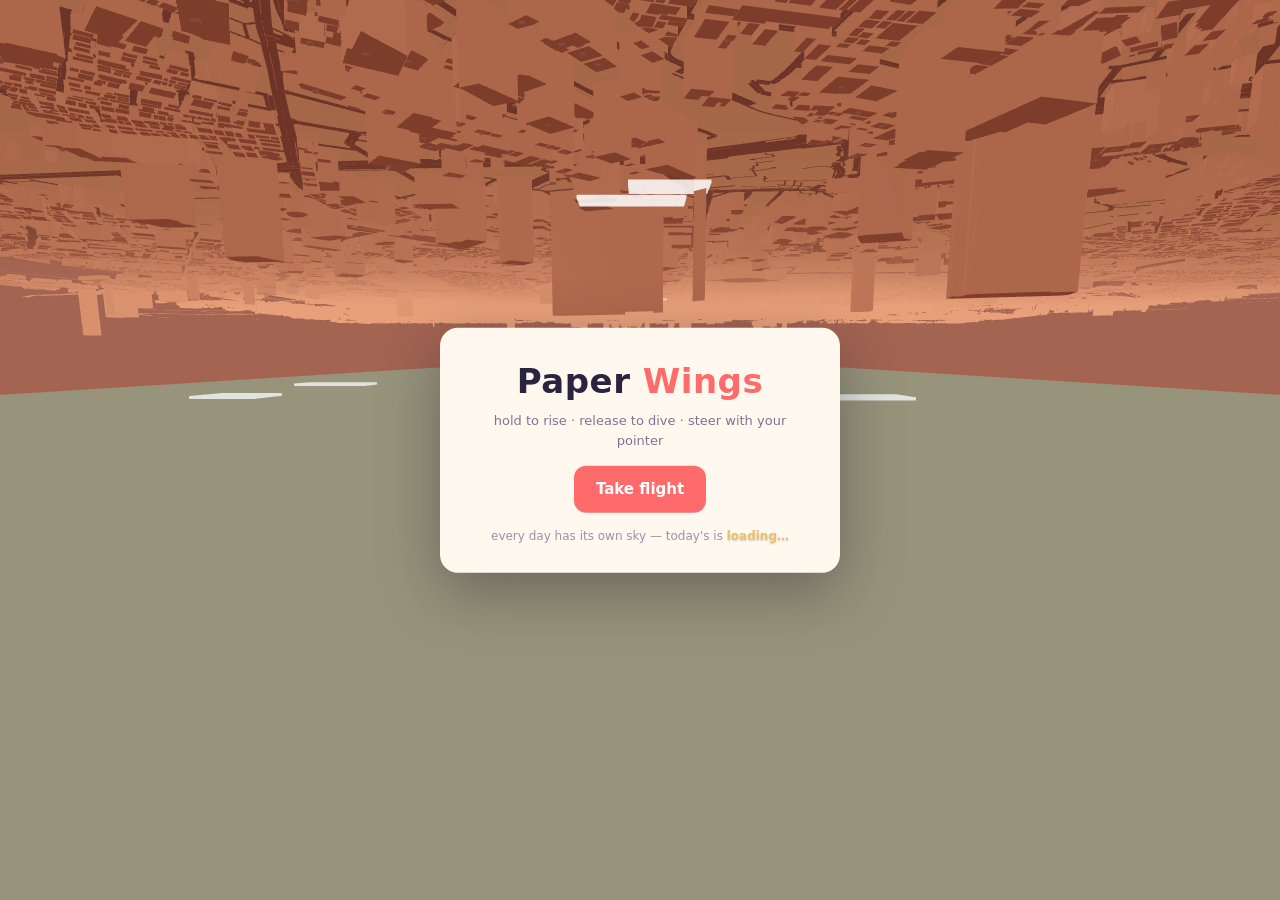
<file: index.html>
<!DOCTYPE html>
<html lang="en">
<head>
  <meta charset="utf-8" />
  <meta name="viewport" content="width=device-width, initial-scale=1, user-scalable=no" />
  <title>Paper Wings — fold, fly, survive</title>
  <meta name="description" content="A one-button paper-rocket flyer. Every day brings a new sky. Free, no install, runs in your browser." />
  <link rel="stylesheet" href="css/style.css?v=21" />
  <script async src="https://pagead2.googlesyndication.com/pagead/js/adsbygoogle.js?client=ca-pub-9657119821733951" crossorigin="anonymous"></script>
</head>
<body>
  <div id="gl"></div>

  <div id="hud">
    <div id="score">0</div>
    <div id="boost" hidden>×2</div>
  </div>
  <button id="autoPilot" type="button" title="toggle autopilot (Z)" hidden>autopilot — z</button>
  <div id="flash"></div>

  <div id="start" class="panel" hidden>
    <h1>Paper <span>Wings</span></h1>
    <p class="tag">hold to rise · release to dive · steer with your pointer</p>
    <button id="go" class="primary">Take flight</button>
    <p class="hint">every day has its own sky — today's is <b id="themeNameSlot">loading…</b></p>
  </div>

  <div id="over" class="panel" hidden>
    <h2 id="overTitle">folded.</h2>
    <div id="finalScore" class="big">0</div>
    <p id="finalDetail" class="tag"></p>
    <p id="best" class="hint"></p>
    <div class="row">
      <button id="flyWith" class="primary">Fly with …</button>
    </div>
    <div class="row">
      <button id="share">Share score</button>
      <button id="seeCrash">See crash</button>
    </div>
    <!-- interstitial slot shown between runs -->
    <div id="interstitialAd" class="adslot tall" aria-hidden="true"></div>
  </div>

  <script type="module" src="js/main.js?v=66"></script>
</body>
</html>
</file>
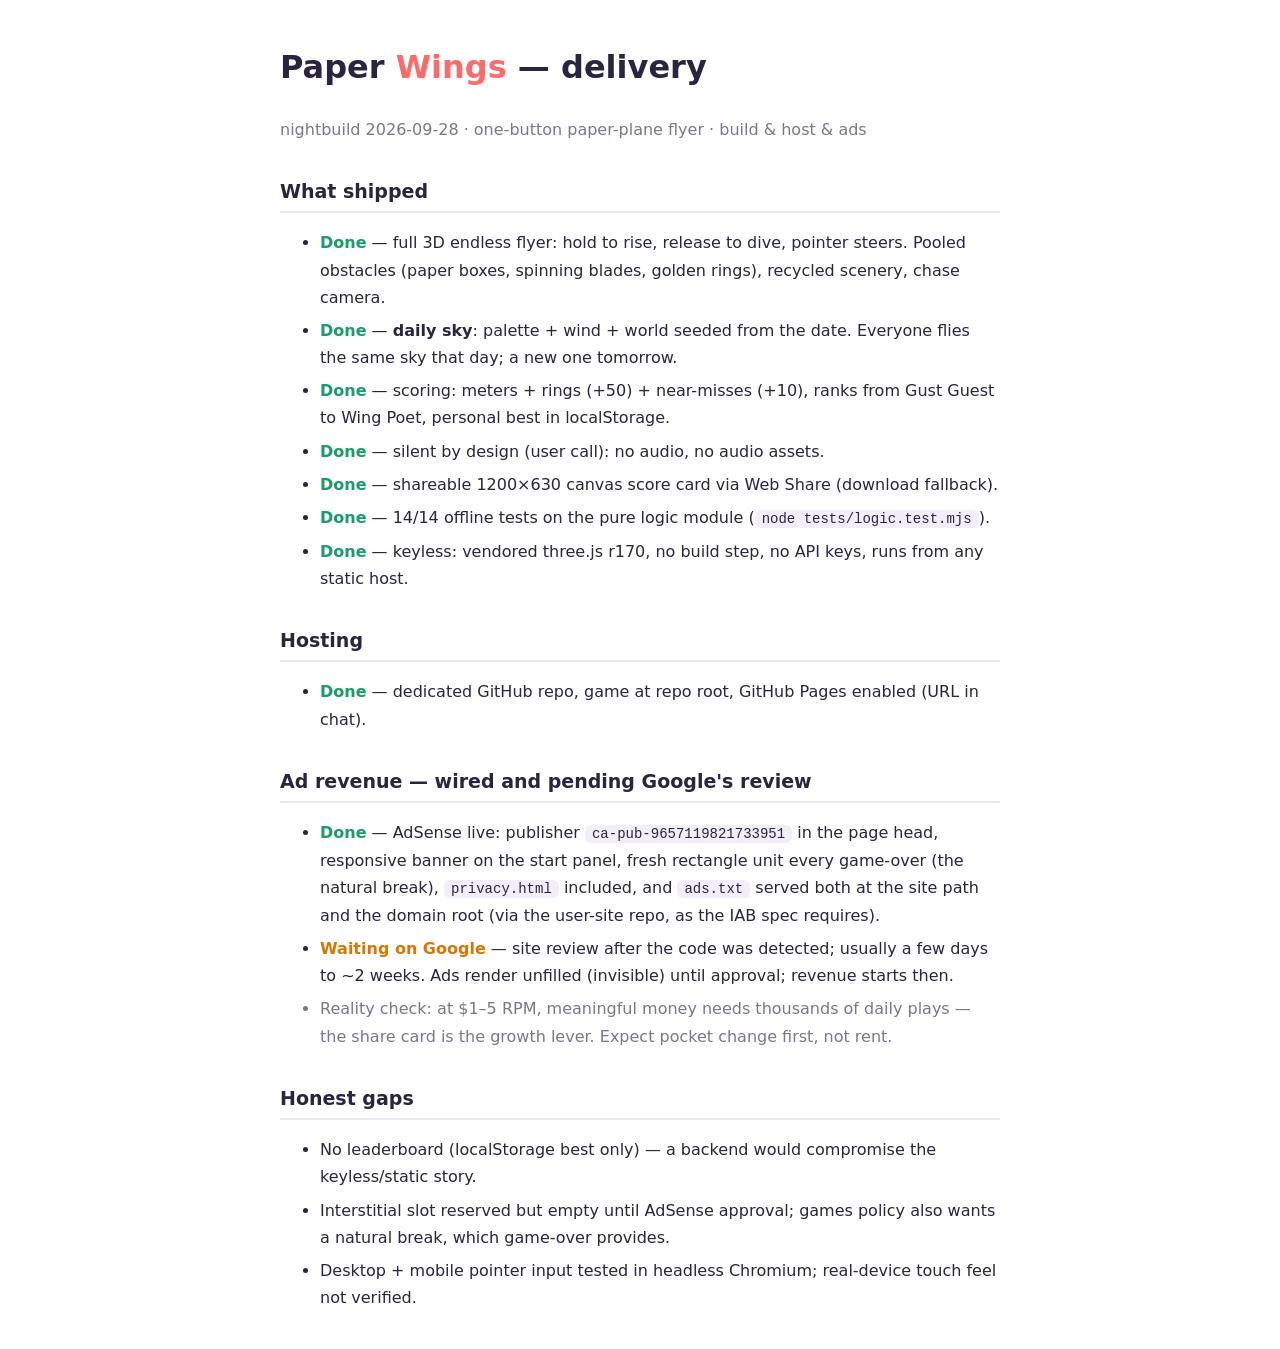
<file: DELIVERY.html>
<!DOCTYPE html>
<html lang="en">
<head>
  <meta charset="utf-8" />
  <meta name="viewport" content="width=device-width, initial-scale=1" />
  <title>Paper Wings — Delivery</title>
  <style>
    body { font: 16px/1.7 system-ui, sans-serif; max-width: 720px; margin: 40px auto; padding: 0 20px; color: #2a2440; }
    h1 { font-size: 32px; } h1 span { color: #ff6b6b; }
    h2 { font-size: 19px; margin-top: 32px; border-bottom: 2px solid #ece7f8; padding-bottom: 4px; }
    code { background: #f2eef9; border-radius: 6px; padding: 1px 7px; font-size: 14px; }
    .tag { color: #7d7590; }
    li { margin: 6px 0; }
    .ok { color: #1a9c6b; font-weight: 700; }
    .todo { color: #d97706; font-weight: 700; }
  </style>
</head>
<body>
  <h1>Paper <span>Wings</span> — delivery</h1>
  <p class="tag">nightbuild 2026-09-28 · one-button paper-plane flyer · build &amp; host &amp; ads</p>

  <h2>What shipped</h2>
  <ul>
    <li><span class="ok">Done</span> — full 3D endless flyer: hold to rise, release to dive, pointer steers. Pooled obstacles (paper boxes, spinning blades, golden rings), recycled scenery, chase camera.</li>
    <li><span class="ok">Done</span> — <b>daily sky</b>: palette + wind + world seeded from the date. Everyone flies the same sky that day; a new one tomorrow.</li>
    <li><span class="ok">Done</span> — scoring: meters + rings (+50) + near-misses (+10), ranks from Gust Guest to Wing Poet, personal best in localStorage.</li>
    <li><span class="ok">Done</span> — silent by design (user call): no audio, no audio assets.</li>
    <li><span class="ok">Done</span> — shareable 1200×630 canvas score card via Web Share (download fallback).</li>
    <li><span class="ok">Done</span> — 14/14 offline tests on the pure logic module (<code>node tests/logic.test.mjs</code>).</li>
    <li><span class="ok">Done</span> — keyless: vendored three.js r170, no build step, no API keys, runs from any static host.</li>
  </ul>

  <h2>Hosting</h2>
  <ul>
    <li><span class="ok">Done</span> — dedicated GitHub repo, game at repo root, GitHub Pages enabled (URL in chat).</li>
  </ul>

  <h2>Ad revenue — wired and pending Google's review</h2>
  <ul>
    <li><span class="ok">Done</span> — AdSense live: publisher <code>ca-pub-9657119821733951</code> in the page head, responsive banner on the start panel, fresh rectangle unit every game-over (the natural break), <code>privacy.html</code> included, and <code>ads.txt</code> served both at the site path and the domain root (via the user-site repo, as the IAB spec requires).</li>
    <li><span class="todo">Waiting on Google</span> — site review after the code was detected; usually a few days to ~2 weeks. Ads render unfilled (invisible) until approval; revenue starts then.</li>
    <li class="tag">Reality check: at $1–5 RPM, meaningful money needs thousands of daily plays — the share card is the growth lever. Expect pocket change first, not rent.</li>
  </ul>

  <h2>Honest gaps</h2>
  <ul>
    <li>No leaderboard (localStorage best only) — a backend would compromise the keyless/static story.</li>
    <li>Interstitial slot reserved but empty until AdSense approval; games policy also wants a natural break, which game-over provides.</li>
    <li>Desktop + mobile pointer input tested in headless Chromium; real-device touch feel not verified.</li>
  </ul>
</body>
</html>
</file>
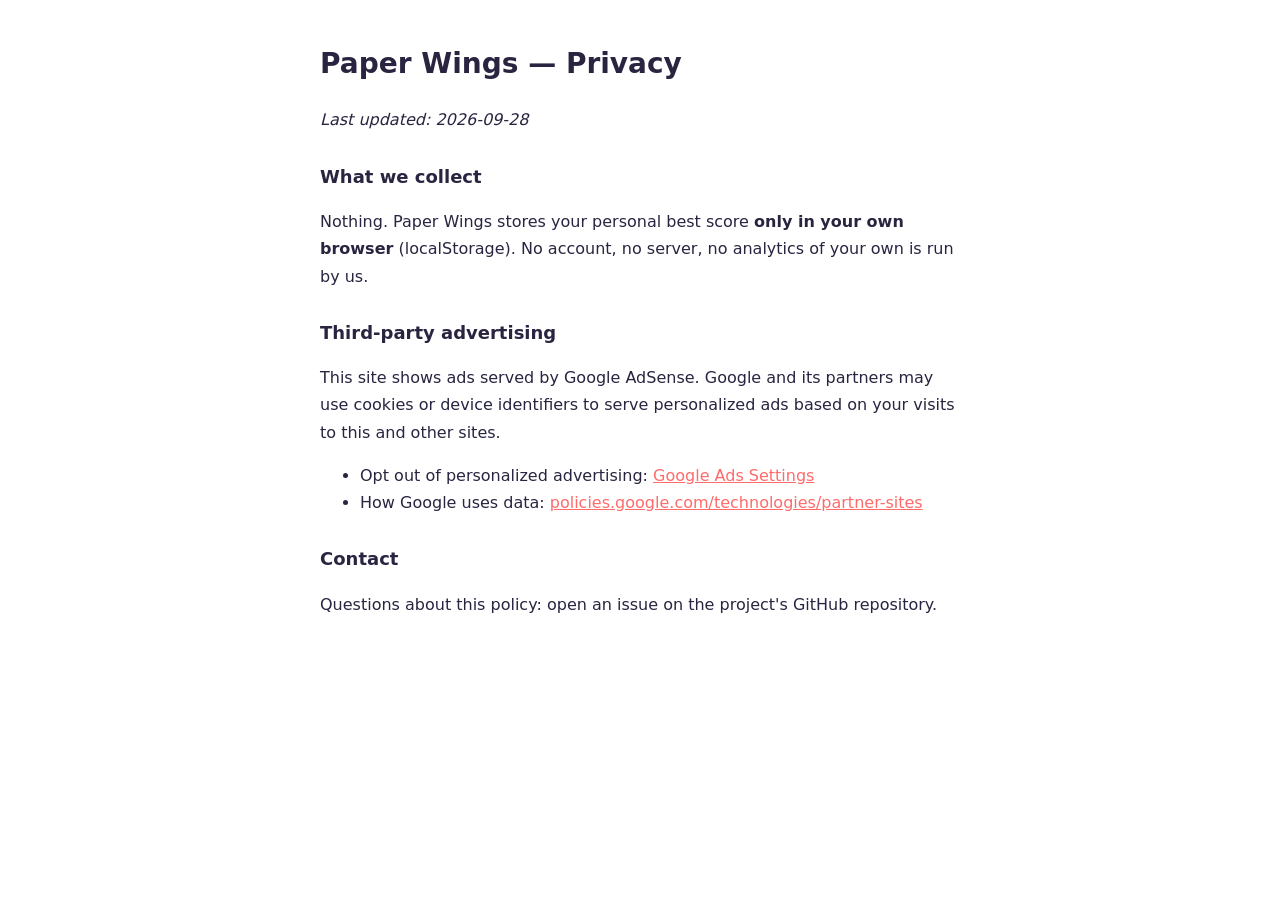
<file: privacy.html>
<!DOCTYPE html>
<html lang="en">
<head>
  <meta charset="utf-8" />
  <meta name="viewport" content="width=device-width, initial-scale=1" />
  <title>Paper Wings — Privacy</title>
  <style>
    body { font: 16px/1.7 system-ui, sans-serif; max-width: 640px; margin: 40px auto; padding: 0 20px; color: #2a2440; }
    h1 { font-size: 28px; } h2 { font-size: 18px; margin-top: 28px; }
    a { color: #ff6b6b; }
  </style>
</head>
<body>
  <h1>Paper Wings — Privacy</h1>
  <p><em>Last updated: 2026-09-28</em></p>

  <h2>What we collect</h2>
  <p>Nothing. Paper Wings stores your personal best score <b>only in your own browser</b> (localStorage). No account, no server, no analytics of your own is run by us.</p>

  <h2>Third-party advertising</h2>
  <p>This site shows ads served by Google AdSense. Google and its partners may use cookies or device identifiers to serve personalized ads based on your visits to this and other sites.</p>
  <ul>
    <li>Opt out of personalized advertising: <a href="https://www.google.com/settings/ads">Google Ads Settings</a></li>
    <li>How Google uses data: <a href="https://policies.google.com/technologies/partner-sites">policies.google.com/technologies/partner-sites</a></li>
  </ul>

  <h2>Contact</h2>
  <p>Questions about this policy: open an issue on the project's GitHub repository.</p>
</body>
</html>
</file>
<file: css/style.css>
:root { --ink: #2a2440; --paper: #fff8ef; --accent: #ff6b6b; }
* { box-sizing: border-box; }
html, body { margin: 0; height: 100%; overflow: hidden; touch-action: none; }
body { font: 15px/1.5 system-ui, -apple-system, sans-serif; color: var(--ink); background: #8fb4d9; } /* sky tone while the game boots */

#gl, #gl canvas { position: fixed; inset: 0; width: 100%; height: 100%; display: block; }

#hud {
  position: fixed; top: 14px; left: 18px; pointer-events: none;
  opacity: 0; transition: opacity .4s;
}
#score { font-size: 42px; font-weight: 800; color: #fff; text-shadow: 0 2px 8px rgba(0,0,0,.35); }

#boost {
  margin-top: 2px;
  font-size: 15px; font-weight: 800; letter-spacing: 1px;
  color: #ffd60a; text-shadow: 0 1px 6px rgba(0, 0, 0, .45);
}

#flash {
  position: fixed; top: 30%; left: 50%; transform: translateX(-50%);
  font-weight: 800; font-size: 22px; color: #fff; text-shadow: 0 2px 8px rgba(0,0,0,.4);
  opacity: 0; transition: opacity .25s; pointer-events: none;
}

#autoPilot {
  position: fixed; top: 14px; right: 18px;
  padding: 6px 14px; font: inherit; font-size: 12px; font-weight: 700;
  color: #fff; background: rgba(0, 0, 0, .22); border: 1px solid rgba(255, 255, 255, .55);
  border-radius: 999px; cursor: pointer; text-shadow: 0 1px 4px rgba(0, 0, 0, .35);
  user-select: none; -webkit-user-select: none; -webkit-touch-callout: none;
}
#autoPilot.on { background: var(--accent); border-color: transparent; }
/* touch devices: keep the toggle in thumb reach — bottom-right corner */
@media (pointer: coarse) {
  #autoPilot {
    top: auto;
    bottom: calc(16px + env(safe-area-inset-bottom, 0px));
    right: calc(18px + env(safe-area-inset-right, 0px));
  }
}

.panel {
  position: fixed; left: 50%; top: 50%; transform: translate(-50%, -50%);
  background: var(--paper); border-radius: 18px; padding: 28px 34px;
  box-shadow: 0 18px 60px rgba(20, 16, 40, .35); text-align: center;
  width: min(92vw, 400px);
}
h1 { margin: 0 0 4px; font-size: 34px; letter-spacing: .5px; }
h1 span { color: var(--accent); }
h2 { margin: 0; font-size: 20px; color: #8a8298; }
.tag { margin: 2px 0 16px; color: #7d7590; font-size: 13px; }
.hint { color: #9a92ab; font-size: 12px; margin: 14px 0 0; }
#themeNameSlot { text-shadow: 0 1px 2px rgba(0, 0, 0, .18); } /* pale inks (Milk, Salt) must survive the cream panel */
.big { font-size: 64px; font-weight: 800; line-height: 1.1; }

.row { display: flex; gap: 10px; justify-content: center; margin-top: 18px; }
button {
  border: 0; border-radius: 12px; padding: 12px 22px; font: inherit; font-weight: 600;
  background: #ece7f8; color: var(--ink); cursor: pointer;
  user-select: none; -webkit-user-select: none; -webkit-touch-callout: none; /* labels aren't text */
}
button.primary { background: var(--accent); color: #fff; }
button.primary:hover { filter: brightness(1.05); }

@media (max-width: 480px) {
  .panel { padding: 22px 14px; }
  .row { flex-wrap: wrap; }
  #score { font-size: 34px; }
}

/* Ad slots: hidden until a network is wired — layout already reserves space. */
.adslot { min-height: 60px; margin-top: 18px; display: flex; align-items: center; justify-content: center; }
.adslot:empty { visibility: hidden; }
.adslot.tall { min-height: 120px; }
</file>
